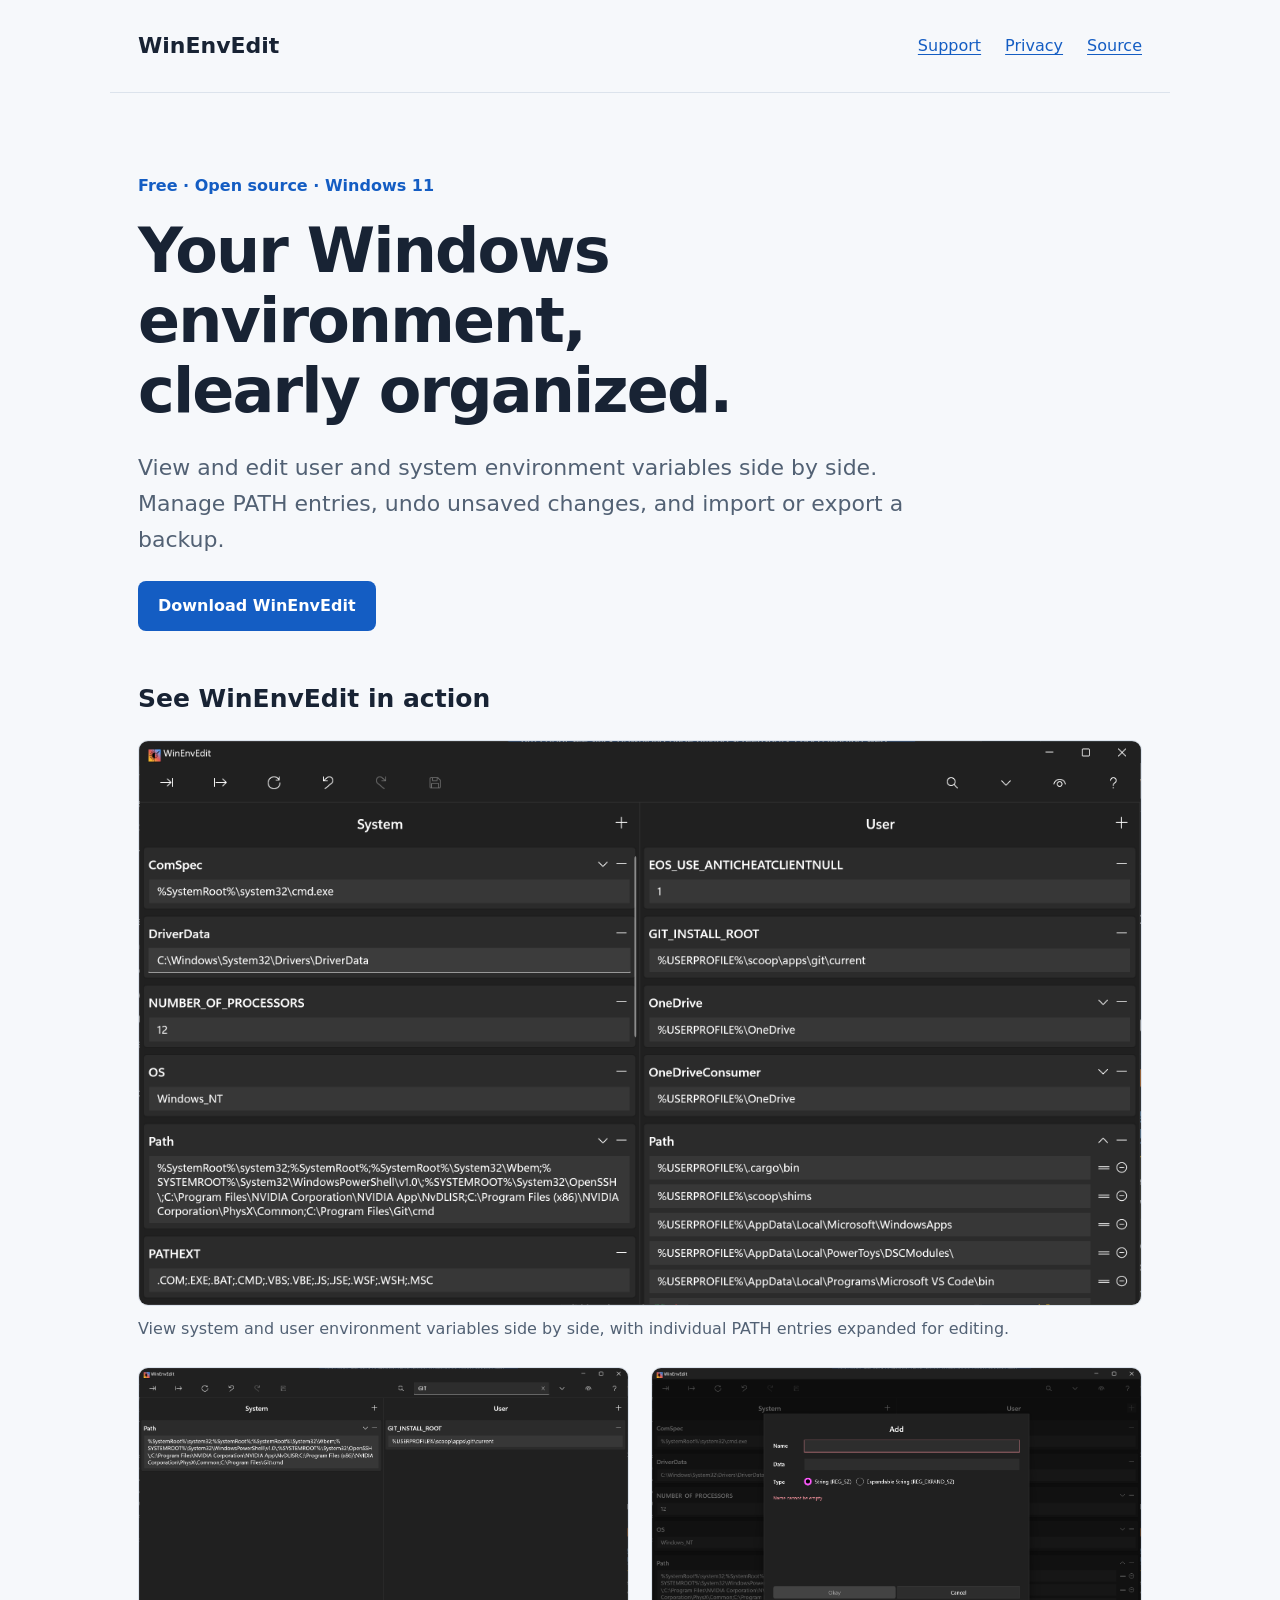
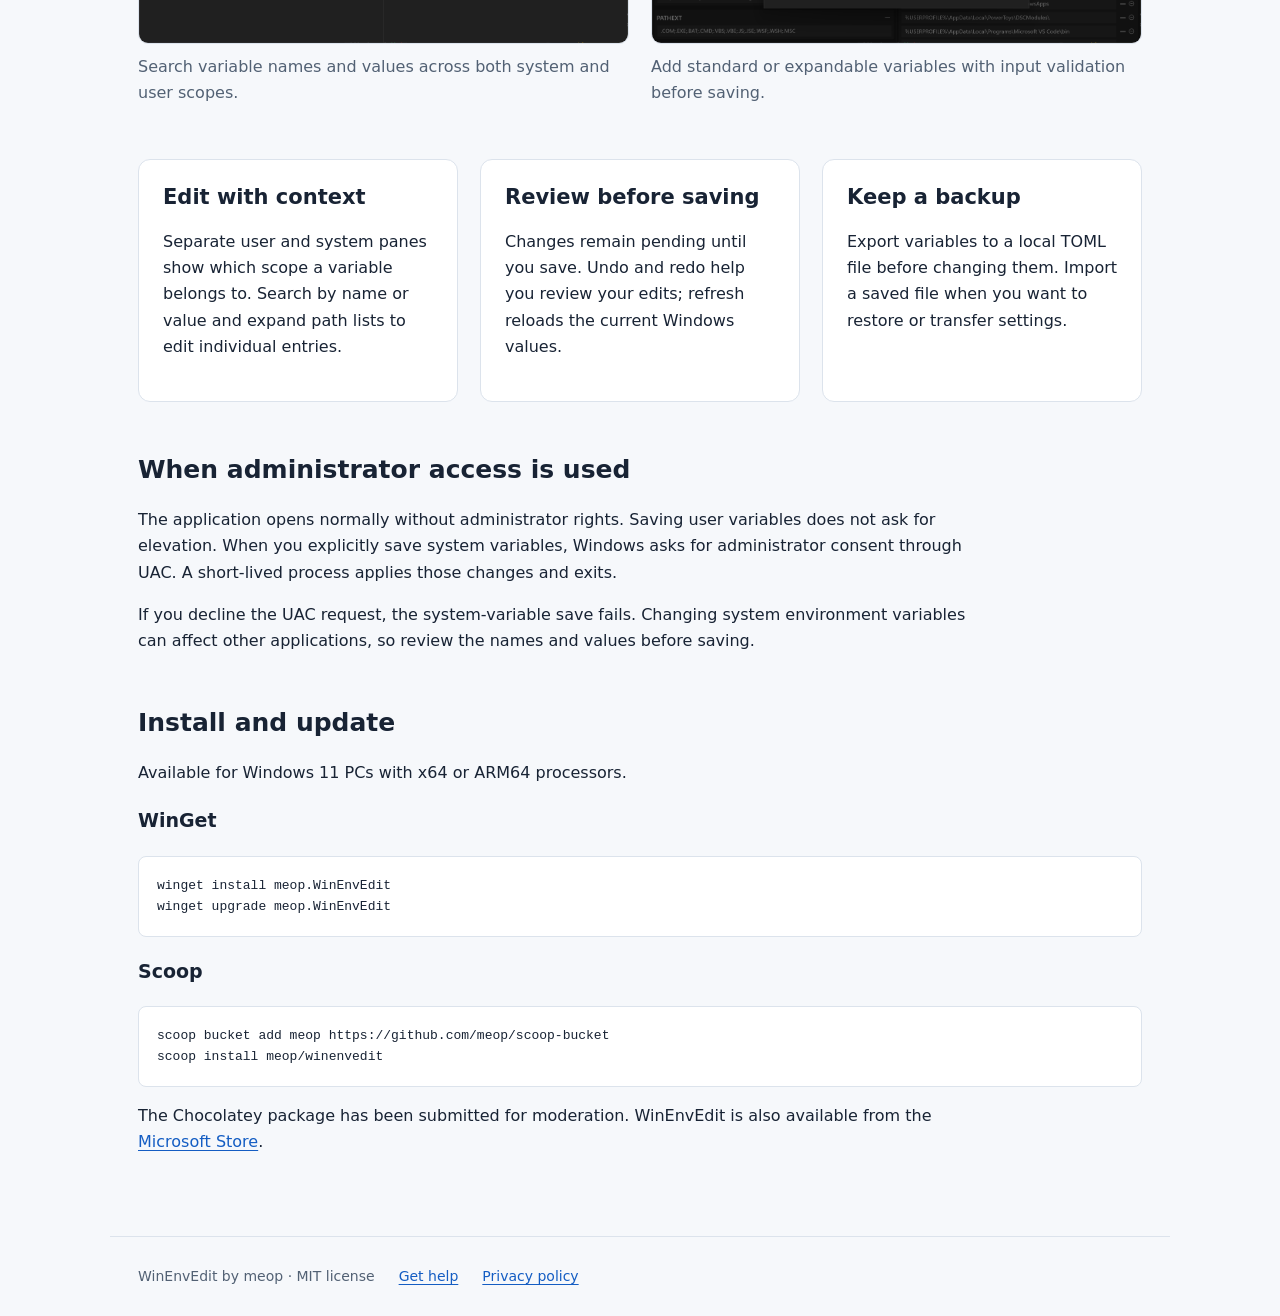
<file: docs/index.html>
<!doctype html>
<html lang="en">
<head><meta charset="utf-8"><meta name="viewport" content="width=device-width,initial-scale=1"><title>WinEnvEdit — Windows environment editor</title><meta name="description" content="A free, open-source Windows 11 editor for user and system environment variables."><link rel="stylesheet" href="site.css"></head>
<body><header><a class="brand" href="index.html">WinEnvEdit</a><nav><a href="support.html">Support</a><a href="privacy.html">Privacy</a><a href="https://github.com/meop/WinEnvEdit">Source</a></nav></header>
<main><p class="eyebrow">Free · Open source · Windows 11</p><h1>Your Windows environment,<br>clearly organized.</h1><p class="lead">View and edit user and system environment variables side by side. Manage PATH entries, undo unsaved changes, and import or export a backup.</p><p><a class="button" href="https://github.com/meop/WinEnvEdit/releases/latest">Download WinEnvEdit</a></p>
<section id="screenshots" aria-labelledby="screenshots-heading"><h2 id="screenshots-heading">See WinEnvEdit in action</h2><figure><a href="images/environment-and-path.png"><img src="images/environment-and-path.png" width="2538" height="1430" alt="System and user environment variables side by side, with the user PATH expanded into individual entries."></a><figcaption>View system and user environment variables side by side, with individual PATH entries expanded for editing.</figcaption></figure><div class="screenshot-grid"><figure><a href="images/search.png"><img src="images/search.png" width="2538" height="1430" loading="lazy" alt="A search for Git filters variable names and values in both panes."></a><figcaption>Search variable names and values across both system and user scopes.</figcaption></figure><figure><a href="images/add-variable.png"><img src="images/add-variable.png" width="2538" height="1430" loading="lazy" alt="The Add dialog offers String and Expandable String types and validates the required variable name."></a><figcaption>Add standard or expandable variables with input validation before saving.</figcaption></figure></div></section>
<section class="grid"><article><h2>Edit with context</h2><p>Separate user and system panes show which scope a variable belongs to. Search by name or value and expand path lists to edit individual entries.</p></article><article><h2>Review before saving</h2><p>Changes remain pending until you save. Undo and redo help you review your edits; refresh reloads the current Windows values.</p></article><article><h2>Keep a backup</h2><p>Export variables to a local TOML file before changing them. Import a saved file when you want to restore or transfer settings.</p></article></section>
<section><h2>When administrator access is used</h2><p>The application opens normally without administrator rights. Saving user variables does not ask for elevation. When you explicitly save system variables, Windows asks for administrator consent through UAC. A short-lived process applies those changes and exits.</p><p>If you decline the UAC request, the system-variable save fails. Changing system environment variables can affect other applications, so review the names and values before saving.</p></section>
<section><h2>Install and update</h2><p>Available for Windows 11 PCs with x64 or ARM64 processors.</p><h3>WinGet</h3><pre><code>winget install meop.WinEnvEdit
winget upgrade meop.WinEnvEdit</code></pre><h3>Scoop</h3><pre><code>scoop bucket add meop https://github.com/meop/scoop-bucket
scoop install meop/winenvedit</code></pre><p>The Chocolatey package has been submitted for moderation. WinEnvEdit is also available from the <a href="https://apps.microsoft.com/detail/9PF2J3W4WRGH">Microsoft Store</a>.</p></section></main>
<footer><span>WinEnvEdit by meop · MIT license</span><a href="support.html">Get help</a><a href="privacy.html">Privacy policy</a></footer></body></html>
</file>
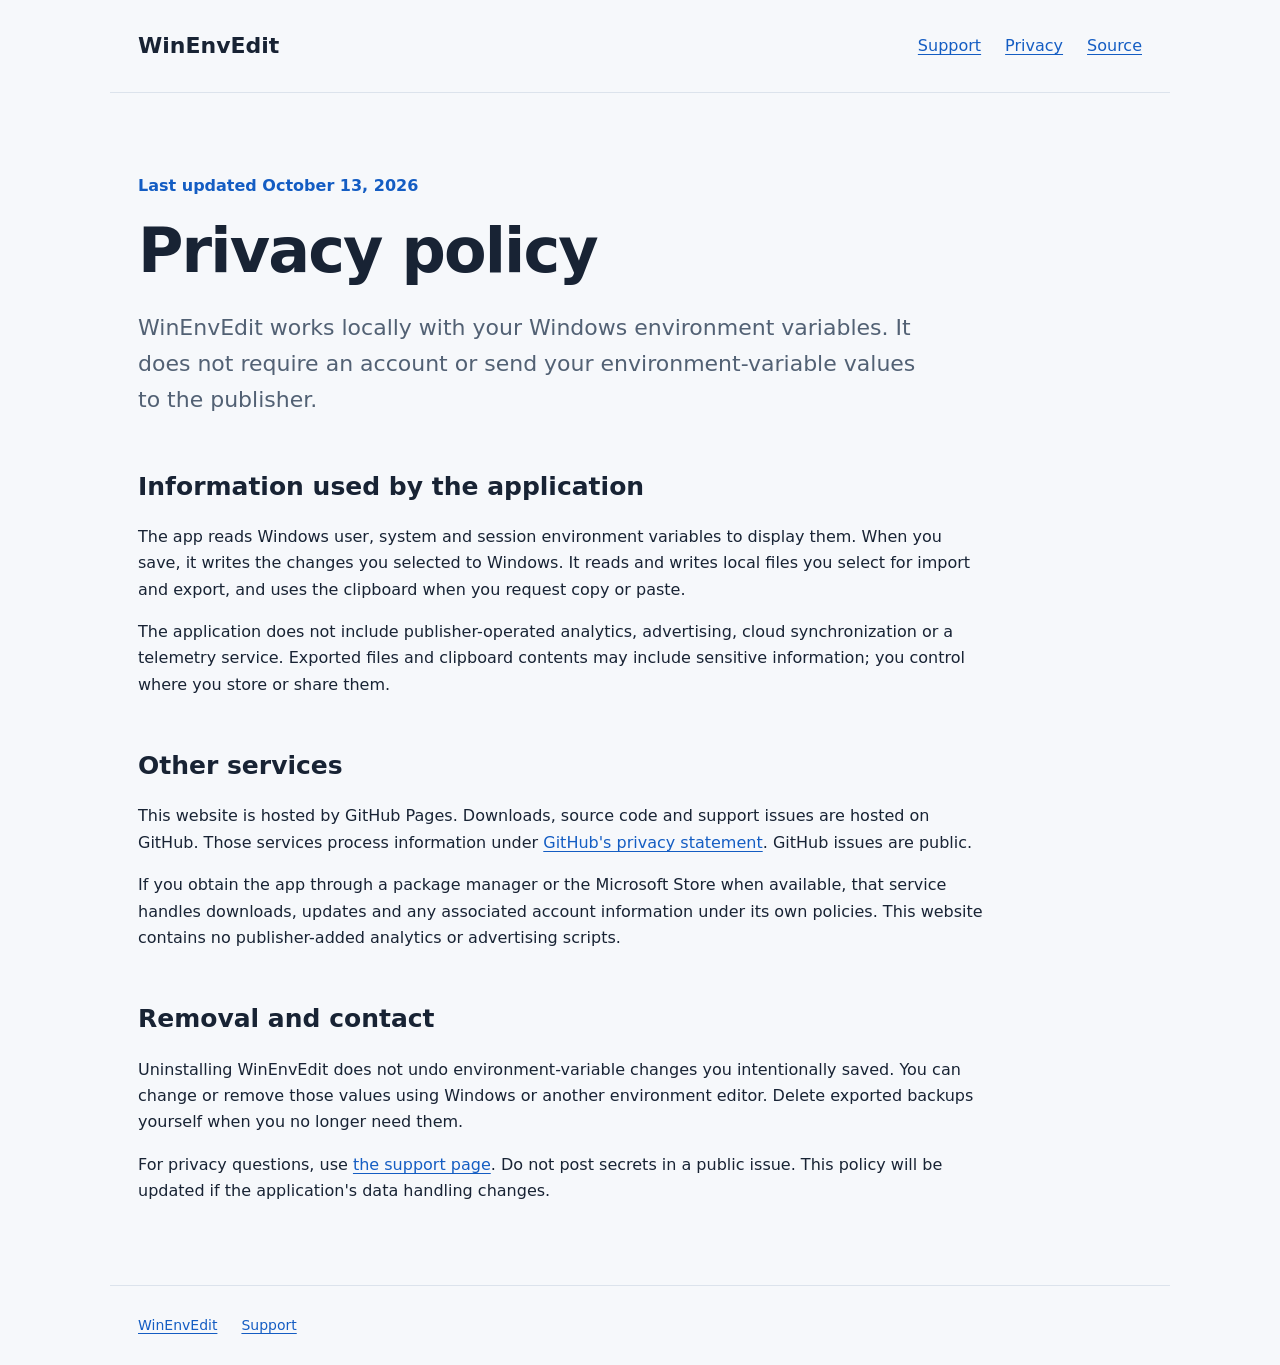
<file: docs/privacy.html>
<!doctype html>
<html lang="en"><head><meta charset="utf-8"><meta name="viewport" content="width=device-width,initial-scale=1"><title>WinEnvEdit privacy policy</title><link rel="stylesheet" href="site.css"></head>
<body><header><a class="brand" href="index.html">WinEnvEdit</a><nav><a href="support.html">Support</a><a href="privacy.html" aria-current="page">Privacy</a><a href="https://github.com/meop/WinEnvEdit">Source</a></nav></header><main><p class="eyebrow">Last updated October 13, 2026</p><h1>Privacy policy</h1><p class="lead">WinEnvEdit works locally with your Windows environment variables. It does not require an account or send your environment-variable values to the publisher.</p><section><h2>Information used by the application</h2><p>The app reads Windows user, system and session environment variables to display them. When you save, it writes the changes you selected to Windows. It reads and writes local files you select for import and export, and uses the clipboard when you request copy or paste.</p><p>The application does not include publisher-operated analytics, advertising, cloud synchronization or a telemetry service. Exported files and clipboard contents may include sensitive information; you control where you store or share them.</p></section><section><h2>Other services</h2><p>This website is hosted by GitHub Pages. Downloads, source code and support issues are hosted on GitHub. Those services process information under <a href="https://docs.github.com/en/site-policy/privacy-policies/github-general-privacy-statement">GitHub's privacy statement</a>. GitHub issues are public.</p><p>If you obtain the app through a package manager or the Microsoft Store when available, that service handles downloads, updates and any associated account information under its own policies. This website contains no publisher-added analytics or advertising scripts.</p></section><section><h2>Removal and contact</h2><p>Uninstalling WinEnvEdit does not undo environment-variable changes you intentionally saved. You can change or remove those values using Windows or another environment editor. Delete exported backups yourself when you no longer need them.</p><p>For privacy questions, use <a href="support.html">the support page</a>. Do not post secrets in a public issue. This policy will be updated if the application's data handling changes.</p></section></main><footer><a href="index.html">WinEnvEdit</a><a href="support.html">Support</a></footer></body></html>
</file>
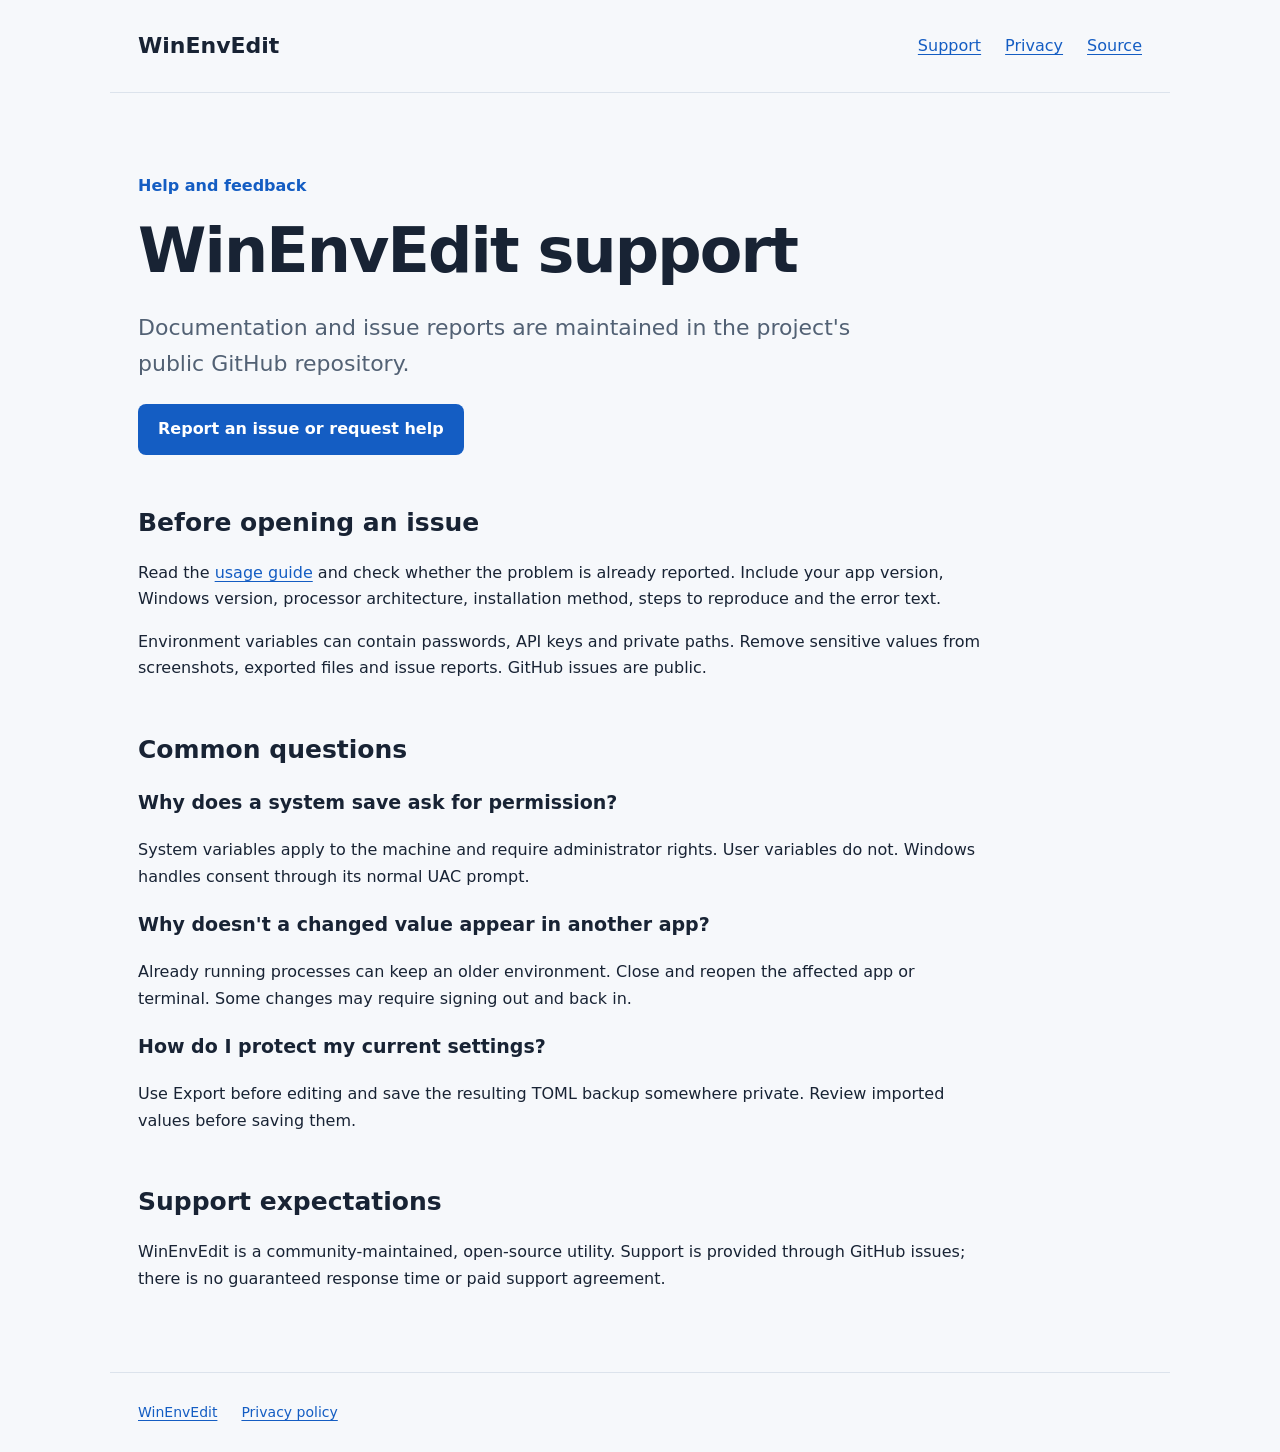
<file: docs/support.html>
<!doctype html>
<html lang="en"><head><meta charset="utf-8"><meta name="viewport" content="width=device-width,initial-scale=1"><title>WinEnvEdit support</title><link rel="stylesheet" href="site.css"></head>
<body><header><a class="brand" href="index.html">WinEnvEdit</a><nav><a href="support.html" aria-current="page">Support</a><a href="privacy.html">Privacy</a><a href="https://github.com/meop/WinEnvEdit">Source</a></nav></header><main><p class="eyebrow">Help and feedback</p><h1>WinEnvEdit support</h1><p class="lead">Documentation and issue reports are maintained in the project's public GitHub repository.</p><p><a class="button" href="https://github.com/meop/WinEnvEdit/issues">Report an issue or request help</a></p><section><h2>Before opening an issue</h2><p>Read the <a href="https://github.com/meop/WinEnvEdit#usage">usage guide</a> and check whether the problem is already reported. Include your app version, Windows version, processor architecture, installation method, steps to reproduce and the error text.</p><p>Environment variables can contain passwords, API keys and private paths. Remove sensitive values from screenshots, exported files and issue reports. GitHub issues are public.</p></section><section><h2>Common questions</h2><h3>Why does a system save ask for permission?</h3><p>System variables apply to the machine and require administrator rights. User variables do not. Windows handles consent through its normal UAC prompt.</p><h3>Why doesn't a changed value appear in another app?</h3><p>Already running processes can keep an older environment. Close and reopen the affected app or terminal. Some changes may require signing out and back in.</p><h3>How do I protect my current settings?</h3><p>Use Export before editing and save the resulting TOML backup somewhere private. Review imported values before saving them.</p></section><section><h2>Support expectations</h2><p>WinEnvEdit is a community-maintained, open-source utility. Support is provided through GitHub issues; there is no guaranteed response time or paid support agreement.</p></section></main><footer><a href="index.html">WinEnvEdit</a><a href="privacy.html">Privacy policy</a></footer></body></html>
</file>
<file: docs/site.css>
:root{color-scheme:light dark;font-family:Segoe UI,system-ui,sans-serif;--bg:#f6f8fb;--fg:#182334;--muted:#526174;--card:#fff;--line:#dce3ec;--accent:#145dc3}*{box-sizing:border-box}body{margin:0;background:var(--bg);color:var(--fg);line-height:1.65}header,main,footer{max-width:1060px;margin:auto;padding:28px}header,footer{display:flex;gap:24px;align-items:center;flex-wrap:wrap}header{border-bottom:1px solid var(--line)}nav{display:flex;gap:24px;margin-left:auto}.brand{font-weight:700;font-size:22px;text-decoration:none;color:var(--fg)}a{color:var(--accent);text-underline-offset:3px}main{padding-top:64px;padding-bottom:64px}h1{font-size:clamp(36px,6vw,62px);line-height:1.13;letter-spacing:-.03em;max-width:850px;margin:16px 0 24px}h2{line-height:1.3;font-size:25px}h3{font-size:19px}.eyebrow{font-weight:600;color:var(--accent)}.lead{font-size:22px;max-width:780px;color:var(--muted)}.button{display:inline-block;padding:12px 20px;background:var(--accent);color:white;border-radius:8px;text-decoration:none;font-weight:600}section{margin-top:52px}.grid{display:grid;grid-template-columns:repeat(3,minmax(0,1fr));gap:22px}article{background:var(--card);padding:24px;border:1px solid var(--line);border-radius:12px}article h2{font-size:21px;margin-top:0}p{max-width:850px}pre{background:var(--card);border:1px solid var(--line);border-radius:8px;padding:18px;overflow-x:auto}footer{border-top:1px solid var(--line);color:var(--muted);font-size:14px}:focus-visible{outline:3px solid var(--accent);outline-offset:4px}@media(max-width:720px){.grid{grid-template-columns:1fr}header,main,footer{padding:22px}main{padding-top:40px}nav{margin-left:0;gap:18px}.lead{font-size:20px}}@media(prefers-color-scheme:dark){:root{--bg:#111822;--fg:#edf2f8;--muted:#b2bfd0;--card:#192332;--line:#334254;--accent:#75aeff}.button{color:#101b2c}}
figure{margin:24px 0}figure img{display:block;width:100%;height:auto;border:1px solid var(--line);border-radius:10px}figcaption{margin-top:10px;color:var(--muted)}.screenshot-grid{display:grid;grid-template-columns:repeat(2,minmax(0,1fr));gap:22px}.screenshot-grid figure{margin:0}@media(max-width:720px){.screenshot-grid{grid-template-columns:1fr}}
</file>
